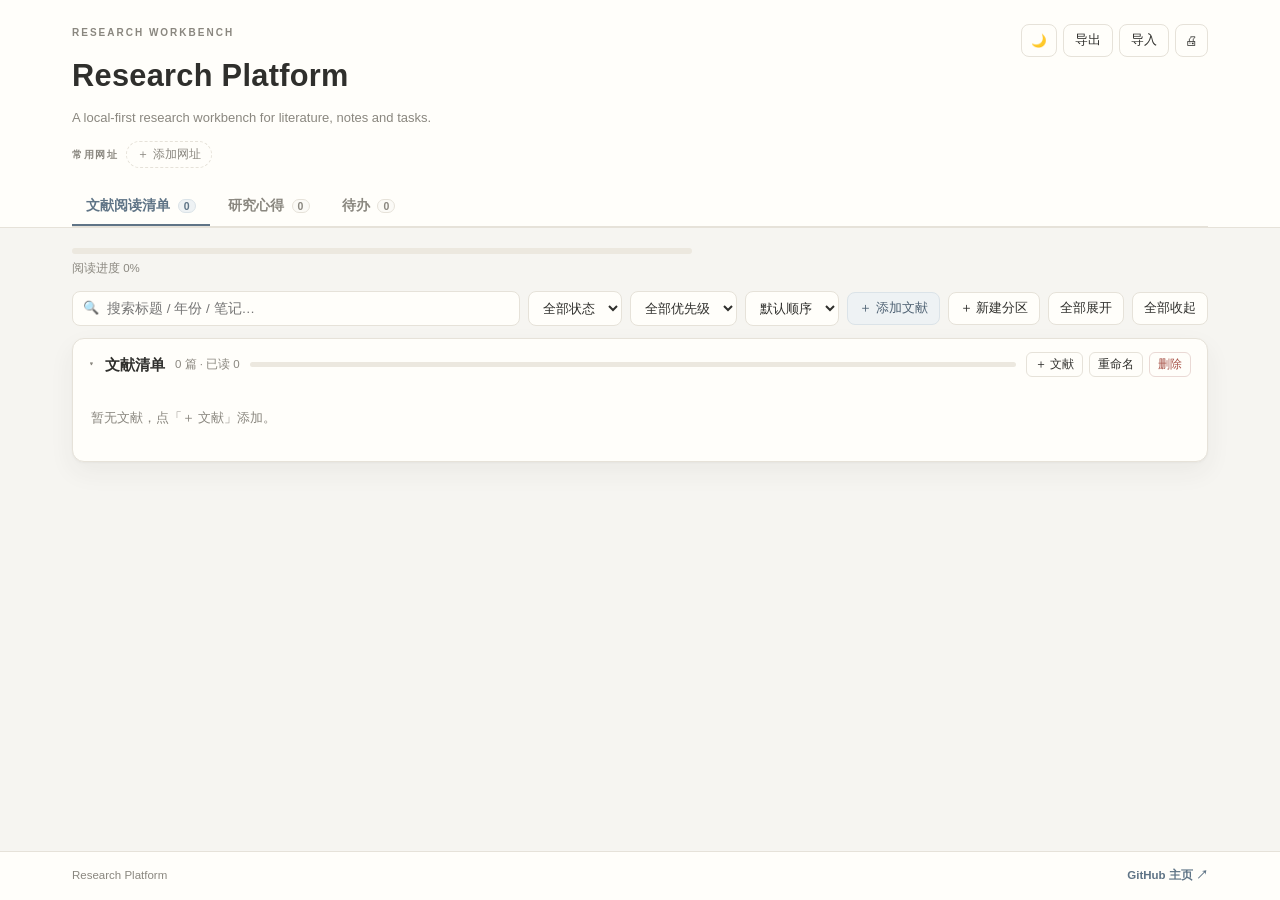
<file: index.html>
<!doctype html>
<html lang="zh-CN">
  <head>
    <meta charset="utf-8" />
    <meta name="viewport" content="width=device-width, initial-scale=1" />
    <title>Research Platform</title>
    <link rel="stylesheet" href="assets/style.css" />
  </head>
  <body data-tab="lit">
    <header class="hero">
      <div class="wrap">
        <div class="hero-top">
          <div>
            <div class="kicker">Research Workbench</div>
            <h1>Research Platform</h1>
            <p class="sub">
              A local-first research workbench for literature, notes and tasks.
            </p>
          </div>
          <div class="hero-actions">
            <button
              class="btn icon"
              id="theme"
              type="button"
              title="切换深色/浅色"
            >
              🌙
            </button>
            <button class="btn" id="export" type="button">导出</button>
            <button class="btn" id="import" type="button">导入</button>
            <button
              class="btn icon"
              id="print"
              type="button"
              title="打印当前模块"
            >
              🖨
            </button>
          </div>
        </div>

        <div class="bookmarks-row" id="bookmarks"></div>

        <nav class="tabs" id="tabs">
          <button class="tab active" type="button" data-tab="lit">
            文献阅读清单 <span class="tab-count" id="tab-lit-count">0</span>
          </button>
          <button class="tab" type="button" data-tab="memo">
            研究心得 <span class="tab-count" id="tab-memo-count">0</span>
          </button>
          <button class="tab" type="button" data-tab="todo">
            待办 <span class="tab-count" id="tab-todo-count">0</span>
          </button>
        </nav>
      </div>
    </header>

    <main class="wrap">
      <section class="module" id="module-lit">
        <div class="module-progress">
          <div class="progress"><div id="progress-bar"></div></div>
          <div class="progress-text" id="progress-text">阅读进度 0%</div>
        </div>
        <div class="module-toolbar">
          <div class="search">
            <span class="ico">🔍</span>
            <input
              id="search"
              type="search"
              placeholder="搜索标题 / 年份 / 笔记…"
            />
          </div>
          <select id="status" title="阅读状态">
            <option value="all">全部状态</option>
            <option value="unread">未读</option>
            <option value="read">已读</option>
            <option value="notes">有笔记</option>
          </select>
          <select id="priority" title="优先级">
            <option value="all">全部优先级</option>
            <option value="5">★★★★★</option>
            <option value="4">★★★★</option>
            <option value="3">★★★</option>
            <option value="2">★★</option>
            <option value="1">★</option>
          </select>
          <select id="sort" title="排序">
            <option value="default">默认顺序</option>
            <option value="priority">按优先级</option>
            <option value="year">按年份</option>
            <option value="title">按标题</option>
          </select>
          <button class="btn primary" id="add" type="button">
            ＋ 添加文献
          </button>
          <button class="btn" id="add-section" type="button">
            ＋ 新建分区
          </button>
          <button class="btn" id="expand" type="button">全部展开</button>
          <button class="btn" id="collapse" type="button">全部收起</button>
        </div>
        <div id="sections"></div>
      </section>

      <section class="module hidden" id="module-memo">
        <div class="module-toolbar">
          <div class="search">
            <span class="ico">🔍</span>
            <input
              id="memo-search"
              type="search"
              placeholder="搜索心得标题 / 正文 / 标签…"
            />
          </div>
          <select id="memo-filter" title="筛选心得">
            <option value="all">全部心得</option>
            <option value="pinned">仅看置顶</option>
          </select>
          <select id="memo-sort" title="心得排序">
            <option value="updated">按更新时间</option>
            <option value="created">按创建时间</option>
            <option value="title">按标题</option>
          </select>
          <button class="btn primary" id="add-memo" type="button">
            ＋ 新建心得
          </button>
        </div>
        <div class="memo-workspace">
          <aside class="memo-sidebar">
            <div class="memo-sidebar-head">
              <span>心得列表</span>
              <span id="memo-sidebar-count">0</span>
            </div>
            <div class="memo-list" id="memo-list"></div>
          </aside>
          <div class="memo-editor" id="memo-editor"></div>
        </div>
      </section>

      <section class="module hidden" id="module-todo">
        <div class="module-toolbar">
          <input
            class="todo-new"
            id="new-todo"
            type="text"
            placeholder="添加待办，回车即可…"
          />
          <select id="new-todo-priority" title="新增待办优先级">
            <option value="medium">中优先级</option>
            <option value="high">高优先级</option>
            <option value="low">低优先级</option>
          </select>
          <button class="btn primary" id="add-todo" type="button">
            ＋ 添加
          </button>
        </div>
        <div class="module-toolbar sub-toolbar">
          <div class="search">
            <span class="ico">🔍</span>
            <input
              id="todo-search"
              type="search"
              placeholder="搜索待办 / 标签 / 备注…"
            />
          </div>
          <select id="todo-filter" title="筛选待办">
            <option value="all">全部</option>
            <option value="active">未完成</option>
            <option value="done">已完成</option>
          </select>
          <select id="todo-sort" title="待办排序">
            <option value="priority">按优先级</option>
            <option value="due">按截止日期</option>
            <option value="created">按创建时间</option>
          </select>
          <button class="btn" id="clear-done" type="button">清除已完成</button>
          <span class="todo-summary" id="todo-summary"></span>
        </div>
        <div id="todo-list" class="todo-list"></div>
      </section>
    </main>

    <footer class="site-footer">
      <div class="wrap footer-inner">
        <span>Research Platform</span>
        <a
          href="https://github.com/luoul-123"
          target="_blank"
          rel="noopener"
          aria-label="GitHub 主页"
          >GitHub 主页 ↗</a
        >
      </div>
    </footer>

    <div class="modal hidden" id="entry-modal">
      <div class="dialog">
        <h2 id="entry-modal-title">添加文献</h2>
        <div class="form-grid">
          <label class="field full"
            >标题
            <input
              id="f-title"
              placeholder="如：MapMate — 自然语言驱动的地图设计"
          /></label>
          <label class="field"
            >年份 <input id="f-year" placeholder="2026"
          /></label>
          <label class="field"
            >分区
            <select id="f-section"></select>
          </label>
          <label class="field full"
            >链接 <input id="f-link" placeholder="https://doi.org/..."
          /></label>
          <div class="field full">
            <span>优先级</span>
            <div class="star-pick" id="f-stars" role="radiogroup">
              <button type="button" data-star="1" title="1 星">★</button>
              <button type="button" data-star="2" title="2 星">★</button>
              <button type="button" data-star="3" title="3 星">★</button>
              <button type="button" data-star="4" title="4 星">★</button>
              <button type="button" data-star="5" title="5 星">★</button>
            </div>
            <input type="hidden" id="f-priority" value="3" />
          </div>
          <label class="field full"
            >关注点 / 读什么
            <textarea
              id="f-readwhat"
              placeholder="读这篇时重点看什么？"
            ></textarea>
          </label>
          <label class="field full"
            >笔记
            <textarea
              id="f-notes"
              placeholder="也可以之后在独立笔记小窗里写长笔记"
            ></textarea>
          </label>
        </div>
        <div class="dialog-actions">
          <button class="btn" id="entry-cancel" type="button">取消</button>
          <button class="btn primary" id="entry-save" type="button">
            保存
          </button>
        </div>
      </div>
    </div>

    <div class="modal hidden" id="section-modal">
      <div class="dialog" style="max-width: 460px">
        <h2 id="section-modal-title">新建分区</h2>
        <label class="field"
          >分区名称
          <input id="f-section-name" placeholder="如：综述 / 方法 / 数据集"
        /></label>
        <div class="dialog-actions">
          <button class="btn" id="section-cancel" type="button">取消</button>
          <button class="btn primary" id="section-save" type="button">
            保存
          </button>
        </div>
      </div>
    </div>

    <div class="modal hidden" id="bookmark-modal">
      <div class="dialog" style="max-width: 480px">
        <h2 id="bookmark-modal-title">添加固定网址</h2>
        <label class="field"
          >名称
          <input id="bm-title" placeholder="如：Google Scholar / arXiv"
        /></label>
        <label class="field"
          >网址
          <input id="bm-url" placeholder="https://..." />
        </label>
        <div class="dialog-actions">
          <button class="btn" id="bm-cancel" type="button">取消</button>
          <button class="btn primary" id="bm-save" type="button">保存</button>
        </div>
      </div>
    </div>

    <input type="file" id="file" accept=".json,application/json" hidden />
    <div class="toast" id="toast"></div>

    <script>
      // 本地打开时自动加载 assets/private 下的本机数据；
      // 公开部署到 GitHub Pages 时不会请求该目录。
      // 其他用户本地没有 private 目录时，使用他们自己的 localStorage。
      if (
        location.protocol === "file:" ||
        /^(localhost|127\.0\.0\.1)$/.test(location.hostname)
      ) {
        document.write('<script src="assets/private/state.js"><\/script>');
        document.write('<script src="assets/private/data.js"><\/script>');
      }
    </script>
    <script src="assets/data.js"></script>
    <script src="assets/app.js"></script>
  </body>
</html>
</file>
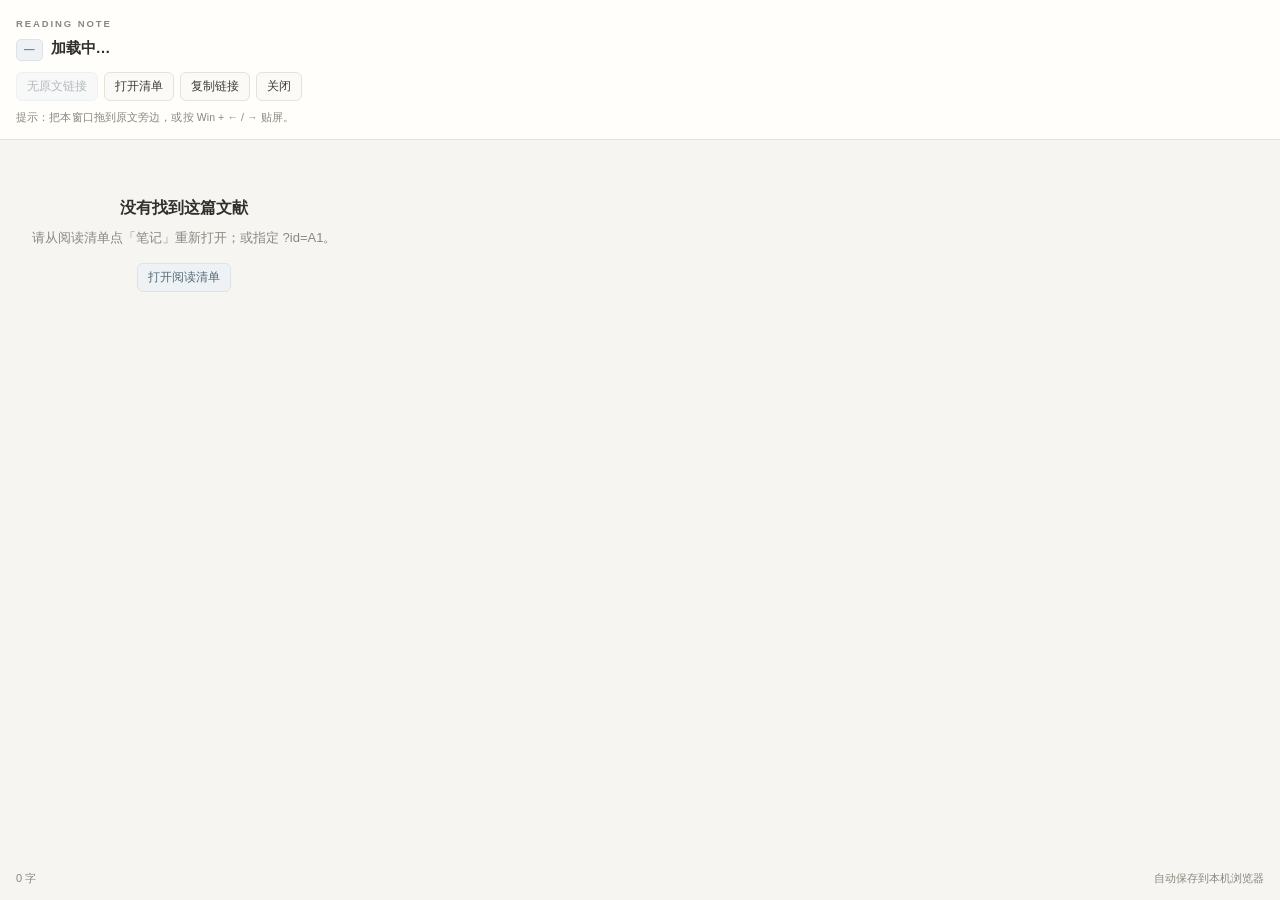
<file: notebook.html>
<!doctype html>
<html lang="zh-CN">
  <head>
    <meta charset="utf-8" />
    <meta name="viewport" content="width=device-width, initial-scale=1" />
    <title>阅读笔记</title>
    <link rel="stylesheet" href="assets/notebook.css" />
  </head>
  <body>
    <header class="nb-head">
      <div class="nb-kicker">READING NOTE</div>
      <div class="nb-title-row">
        <span class="nb-id" id="nb-id">—</span>
        <h1 id="nb-title">加载中…</h1>
      </div>
      <div class="nb-actions">
        <button class="btn primary" id="nb-open" type="button">打开原文 ↗</button>
        <button class="btn" id="nb-list" type="button">打开清单</button>
        <button class="btn" id="nb-copy" type="button">复制链接</button>
        <button class="btn" id="nb-close" type="button">关闭</button>
      </div>
      <div class="nb-hint">
        提示：把本窗口拖到原文旁边，或按 Win + ← / → 贴屏。
      </div>
    </header>
    <main class="nb-main">
      <textarea
        id="nb-notes"
        placeholder="在这里写长笔记…&#10;&#10;建议结构：&#10;1. 它做了什么&#10;2. 它没做什么（gap）&#10;3. 可引用点 / 页码&#10;4. 与我选题的关系"
      ></textarea>
    </main>
    <footer class="nb-foot">
      <span id="nb-count">0 字</span>
      <span id="nb-status">自动保存到本机浏览器</span>
    </footer>
    <script src="assets/data.js"></script>
    <script src="assets/notebook.js"></script>
  </body>
</html>
</file>
<file: assets/style.css>
:root {
  --bg: #f6f5f1;
  --panel: #fffefa;
  --panel2: #fbfaf6;
  --ink: #2f2f2c;
  --muted: #8a877f;
  --line: #e6e2d9;
  --accent: #5f7486;
  --accent-soft: #eef2f4;
  --accent-line: #dbe3e8;
  --gold: #c9a227;
  --gold-dim: #ddd6c8;
  --danger: #a8544a;
  --shadow: 0 1px 2px rgba(47, 47, 44, 0.04),
    0 10px 26px rgba(47, 47, 44, 0.06);
  --radius: 12px;
}
[data-theme="dark"] {
  --bg: #1d1d1b;
  --panel: #262624;
  --panel2: #2b2b28;
  --ink: #e9e7e2;
  --muted: #9c9890;
  --line: #3a3935;
  --accent: #9db2c2;
  --accent-soft: #2d3439;
  --accent-line: #3d474e;
  --gold: #d4b45a;
  --gold-dim: #4a463c;
  --danger: #d38b7f;
  --shadow: 0 1px 2px rgba(0, 0, 0, 0.25), 0 10px 26px rgba(0, 0, 0, 0.28);
}
* {
  box-sizing: border-box;
}
html {
  scroll-behavior: smooth;
}
body {
  margin: 0;
  min-height: 100vh;
  display: flex;
  flex-direction: column;
  background: var(--bg);
  color: var(--ink);
  font-family: "Segoe UI", "Microsoft YaHei", "PingFang SC", -apple-system,
    BlinkMacSystemFont, sans-serif;
  font-size: 15px;
  line-height: 1.7;
  -webkit-font-smoothing: antialiased;
}
.hero {
  flex: 0 0 auto;
}
a {
  color: var(--accent);
  text-decoration: none;
}
a:hover {
  text-decoration: underline;
}
button,
input,
select,
textarea {
  font-family: inherit;
}
.wrap {
  max-width: 1180px;
  margin: 0 auto;
  padding: 0 22px;
}
.hero {
  background: var(--panel);
  border-bottom: 1px solid var(--line);
  padding: 24px 0 0;
}
.hero-top {
  display: flex;
  align-items: flex-start;
  justify-content: space-between;
  gap: 16px;
  flex-wrap: wrap;
}
.kicker {
  font-size: 10px;
  letter-spacing: 0.2em;
  text-transform: uppercase;
  color: var(--muted);
  font-weight: 700;
}
.hero h1 {
  font-size: clamp(1.5rem, 2.4vw, 2rem);
  margin: 0.3em 0 0.15em;
  font-weight: 650;
  letter-spacing: 0.01em;
}
.hero .sub {
  margin: 0;
  color: var(--muted);
  font-size: 13px;
}
.hero-actions {
  display: flex;
  gap: 6px;
  flex-wrap: wrap;
}
.read-progress {
  margin-top: 14px;
  max-width: 620px;
}
.progress {
  height: 6px;
  background: #ece8df;
  border-radius: 99px;
  overflow: hidden;
}
[data-theme="dark"] .progress,
[data-theme="dark"] .sec-progress {
  background: #34332f;
}
#progress-bar {
  height: 100%;
  width: 0;
  background: var(--accent);
  transition: width 0.3s;
}
.progress-text {
  font-size: 11.5px;
  color: var(--muted);
  margin-top: 5px;
}
.tabs {
  display: flex;
  gap: 4px;
  margin-top: 20px;
  border-bottom: 1px solid var(--line);
  overflow-x: auto;
}
.tab {
  border: 0;
  background: transparent;
  border-bottom: 2px solid transparent;
  padding: 9px 14px;
  font-size: 13.5px;
  font-weight: 600;
  color: var(--muted);
  cursor: pointer;
  white-space: nowrap;
}
.tab:hover {
  color: var(--ink);
}
.tab.active {
  color: var(--accent);
  border-bottom-color: var(--accent);
}
.tab-count {
  display: inline-block;
  min-width: 18px;
  padding: 0 5px;
  margin-left: 4px;
  border-radius: 99px;
  background: var(--panel2);
  border: 1px solid var(--line);
  font-size: 10.5px;
  color: var(--muted);
  text-align: center;
}
.tab.active .tab-count {
  background: var(--accent-soft);
  border-color: var(--accent-line);
  color: var(--accent);
}
main.wrap {
  width: 100%;
  flex: 1 0 auto;
  padding-top: 18px;
  padding-bottom: 32px;
}
.module {
  padding-top: 2px;
}
.module.hidden {
  display: none;
}
.module-toolbar {
  display: flex;
  gap: 8px;
  align-items: center;
  flex-wrap: wrap;
  margin-bottom: 12px;
}
.sub-toolbar {
  border-top: 1px dashed var(--line);
  padding-top: 10px;
}
.search {
  position: relative;
  flex: 1 1 240px;
  min-width: 180px;
}
.search input {
  width: 100%;
  padding: 9px 12px 9px 34px;
  border: 1px solid var(--line);
  border-radius: 8px;
  background: var(--panel);
  color: var(--ink);
  font-size: 13.5px;
  outline: none;
}
.search input:focus {
  border-color: #c9d5de;
  box-shadow: 0 0 0 3px rgba(111, 131, 149, 0.12);
}
.search .ico {
  position: absolute;
  left: 11px;
  top: 50%;
  transform: translateY(-50%);
  color: var(--muted);
  font-size: 13px;
}
select {
  padding: 8px 10px;
  border: 1px solid var(--line);
  border-radius: 8px;
  background: var(--panel);
  color: var(--ink);
  font-size: 13px;
  outline: none;
  cursor: pointer;
}
.btn {
  border: 1px solid var(--line);
  background: var(--panel);
  color: var(--ink);
  border-radius: 8px;
  padding: 7px 11px;
  font-size: 12.5px;
  cursor: pointer;
  transition: background 0.15s, border-color 0.15s;
  white-space: nowrap;
}
.btn:hover {
  background: #f2f0ea;
  border-color: #dcd7cc;
}
[data-theme="dark"] .btn:hover {
  background: #333330;
}
.btn.primary {
  background: var(--accent-soft);
  border-color: var(--accent-line);
  color: #4f6273;
}
[data-theme="dark"] .btn.primary {
  color: #b9c9d6;
}
.btn.primary:hover {
  background: #e6edf1;
}
[data-theme="dark"] .btn.primary:hover {
  background: #343d43;
}
.btn.tiny {
  padding: 4px 8px;
  font-size: 11.5px;
  border-radius: 6px;
}
.btn.tiny.danger {
  color: var(--danger);
  border-color: #ead9d5;
}
.btn.tiny.danger:hover {
  background: #f7eeec;
}
[data-theme="dark"] .btn.tiny.danger:hover {
  background: #3a2b28;
}
.btn.icon {
  padding: 7px 9px;
}
details.section {
  background: var(--panel);
  border: 1px solid var(--line);
  border-radius: var(--radius);
  margin-bottom: 14px;
  box-shadow: var(--shadow);
  overflow: hidden;
}
details.section > summary {
  list-style: none;
  cursor: pointer;
  display: flex;
  align-items: center;
  gap: 10px;
  padding: 13px 16px;
  flex-wrap: wrap;
}
details.section > summary::-webkit-details-marker {
  display: none;
}
.chev {
  color: var(--muted);
  font-size: 11px;
  transition: transform 0.15s;
  flex: 0 0 auto;
}
details[open] .chev {
  transform: rotate(90deg);
}
.sec-title {
  font-weight: 650;
  font-size: 15px;
}
.sec-meta {
  font-size: 11.5px;
  color: var(--muted);
}
.sec-progress {
  flex: 1 1 120px;
  min-width: 80px;
  height: 5px;
  background: #ece8df;
  border-radius: 99px;
  overflow: hidden;
}
.sec-progress i {
  display: block;
  height: 100%;
  background: var(--accent);
  width: 0;
}
.sec-actions {
  display: flex;
  gap: 6px;
  margin-left: auto;
}
.cards {
  display: grid;
  grid-template-columns: repeat(auto-fill, minmax(360px, 1fr));
  gap: 12px;
  padding: 0 14px 14px;
}
.card {
  background: var(--panel2);
  border: 1px solid var(--line);
  border-radius: 10px;
  padding: 12px 14px;
  display: flex;
  flex-direction: column;
  transition: border-color 0.15s, box-shadow 0.15s;
}
.card:hover {
  border-color: #d8d2c6;
  box-shadow: 0 6px 18px rgba(47, 47, 44, 0.06);
}
[data-theme="dark"] .card:hover {
  border-color: #4a4842;
}
.card.is-read {
  opacity: 0.78;
}
.card-top {
  display: flex;
  align-items: center;
  gap: 8px;
  flex-wrap: wrap;
}
.entry-id {
  font-size: 10.5px;
  font-weight: 700;
  color: var(--accent);
  background: var(--accent-soft);
  border: 1px solid var(--accent-line);
  padding: 1px 6px;
  border-radius: 4px;
}
.stars {
  color: var(--gold);
  font-size: 12.5px;
  letter-spacing: 1px;
}
.stars .dim {
  color: var(--gold-dim);
}
.read-toggle {
  margin-left: auto;
  display: inline-flex;
  align-items: center;
  gap: 6px;
  font-size: 11.5px;
  color: var(--muted);
  cursor: pointer;
  user-select: none;
}
.read-toggle input {
  width: 15px;
  height: 15px;
  accent-color: var(--accent);
  cursor: pointer;
}
.card-title {
  font-size: 14.5px;
  line-height: 1.45;
  margin: 7px 0 5px;
  font-weight: 650;
  cursor: pointer;
  overflow-wrap: anywhere;
}
.card-title:hover {
  color: var(--accent);
}
.card-row {
  display: flex;
  gap: 8px;
  align-items: center;
  flex-wrap: wrap;
  margin-top: 7px;
}
.link {
  font-size: 11.5px;
  font-weight: 600;
}
.tag {
  font-size: 10.5px;
  color: var(--muted);
  border: 1px solid var(--line);
  border-radius: 99px;
  padding: 1px 6px;
  background: var(--panel);
}
.readwhat {
  margin-top: 8px;
  font-size: 12px;
  color: #5e5b54;
  background: var(--panel);
  border: 1px dashed var(--line);
  border-radius: 7px;
  padding: 6px 8px;
}
[data-theme="dark"] .readwhat {
  color: #b8b4ab;
}
.readwhat b {
  color: var(--accent);
  font-size: 10.5px;
  margin-right: 5px;
  font-weight: 700;
}
.note-preview {
  margin-top: 7px;
  font-size: 11.5px;
  color: var(--muted);
  border-left: 2px solid var(--gold-dim);
  padding: 3px 0 3px 8px;
  display: -webkit-box;
  -webkit-line-clamp: 2;
  -webkit-box-orient: vertical;
  overflow: hidden;
}
.card-actions {
  display: flex;
  gap: 6px;
  margin-top: 10px;
  flex-wrap: wrap;
}
.empty-sec {
  grid-column: 1 / -1;
  color: var(--muted);
  font-size: 12.5px;
  padding: 18px 4px;
}
.empty-all {
  text-align: center;
  color: var(--muted);
  padding: 60px 20px;
  border: 1px dashed var(--line);
  border-radius: var(--radius);
}
/* ---- research memos ---- */
.memo-list {
  display: grid;
  grid-template-columns: repeat(auto-fill, minmax(250px, 1fr));
  gap: 10px;
}
.memo {
  background: var(--panel);
  border: 1px solid var(--line);
  border-radius: 10px;
  box-shadow: var(--shadow);
}
.memo.collapsed {
  min-height: 48px;
}
.memo-open {
  width: 100%;
  text-align: left;
  background: transparent;
  border: 0;
  padding: 12px 14px;
  font-size: 13.5px;
  font-weight: 600;
  color: var(--ink);
  cursor: pointer;
  overflow: hidden;
  text-overflow: ellipsis;
  white-space: nowrap;
}
.memo-open:hover {
  color: var(--accent);
}
.memo.expanded {
  grid-column: 1 / -1;
  padding: 14px 16px;
}
.memo-exp-head {
  display: flex;
  align-items: center;
  gap: 8px;
}
.memo-title-input {
  flex: 1;
  border: 0;
  border-bottom: 1px solid transparent;
  background: transparent;
  font-size: 15px;
  font-weight: 650;
  color: var(--ink);
  outline: none;
  padding: 4px 2px;
  font-family: inherit;
}
.memo-title-input:focus {
  border-bottom-color: var(--accent-line);
}
.memo-pin,
.memo-x {
  border: 0;
  background: transparent;
  cursor: pointer;
  padding: 2px 6px;
  line-height: 1;
}
.memo-pin {
  font-size: 16px;
  color: var(--gold-dim);
}
.memo-pin.on {
  color: var(--gold);
}
.memo-x {
  font-size: 18px;
  color: var(--muted);
}
.memo-x:hover {
  color: var(--ink);
}
.memo-tags-row {
  margin-top: 6px;
}
.memo-tags {
  width: 100%;
  border: 1px solid var(--line);
  border-radius: 6px;
  padding: 5px 8px;
  font-size: 11.5px;
  background: var(--panel2);
  color: var(--ink);
  outline: none;
  font-family: inherit;
}
.memo-body {
  width: 100%;
  min-height: 160px;
  resize: vertical;
  border: 1px solid var(--line);
  border-radius: 8px;
  padding: 10px 12px;
  font-size: 13.5px;
  line-height: 1.85;
  background: var(--panel2);
  color: var(--ink);
  outline: none;
  font-family: inherit;
  margin-top: 8px;
}
.memo-body:focus,
.memo-tags:focus {
  border-color: #c9d5de;
  box-shadow: 0 0 0 3px rgba(111, 131, 149, 0.12);
}
.memo-foot {
  display: flex;
  justify-content: space-between;
  align-items: center;
  gap: 10px;
  margin-top: 8px;
  font-size: 11px;
  color: var(--muted);
  flex-wrap: wrap;
}
.memo-empty {
  grid-column: 1 / -1;
  color: var(--muted);
  font-size: 12.5px;
  padding: 18px 2px;
}
/* ---- todos ---- */
.todo-new {
  flex: 1 1 280px;
  min-width: 200px;
  padding: 9px 12px;
  border: 1px solid var(--line);
  border-radius: 8px;
  background: var(--panel);
  color: var(--ink);
  font-size: 13.5px;
  outline: none;
}
.todo-new:focus {
  border-color: #c9d5de;
  box-shadow: 0 0 0 3px rgba(111, 131, 149, 0.12);
}
.todo-summary {
  margin-left: auto;
  font-size: 11.5px;
  color: var(--muted);
}
.todo-list {
  display: flex;
  flex-direction: column;
  gap: 8px;
}
.todo {
  display: flex;
  align-items: flex-start;
  gap: 10px;
  background: var(--panel);
  border: 1px solid var(--line);
  border-radius: 10px;
  box-shadow: var(--shadow);
  padding: 10px 12px;
}
.todo.done {
  opacity: 0.62;
}
.todo-check {
  margin-top: 3px;
}
.todo-check input {
  width: 17px;
  height: 17px;
  accent-color: var(--accent);
  cursor: pointer;
}
.todo-main {
  flex: 1;
  min-width: 0;
}
.todo-title {
  width: 100%;
  border: 0;
  background: transparent;
  font-size: 14px;
  font-weight: 600;
  color: var(--ink);
  outline: none;
  padding: 2px 0;
  font-family: inherit;
}
.todo.done .todo-title {
  text-decoration: line-through;
  color: var(--muted);
}
.todo-meta {
  display: flex;
  gap: 8px;
  align-items: center;
  flex-wrap: wrap;
  margin-top: 6px;
}
.todo-priority {
  border: 1px solid var(--line);
  border-radius: 5px;
  font-size: 11px;
  padding: 2px 6px;
  background: var(--panel2);
  color: var(--ink);
  outline: none;
}
.todo-priority.p-high {
  color: var(--danger);
  border-color: #ead9d5;
}
.todo-priority.p-medium {
  color: #9a7b1e;
  border-color: #e8ddc0;
}
.todo-priority.p-low {
  color: var(--muted);
}
.todo-due {
  border: 1px solid var(--line);
  border-radius: 5px;
  font-size: 11px;
  padding: 2px 6px;
  background: var(--panel2);
  color: var(--ink);
}
.todo-due.overdue {
  color: var(--danger);
  border-color: #ead9d5;
}
.todo-tags {
  flex: 1 1 120px;
  min-width: 100px;
  border: 1px solid var(--line);
  border-radius: 5px;
  font-size: 11px;
  padding: 3px 6px;
  background: var(--panel2);
  color: var(--ink);
  outline: none;
}
.todo-details {
  margin-top: 6px;
}
.todo-details summary {
  cursor: pointer;
  font-size: 11px;
  color: var(--muted);
}
.todo-details textarea {
  width: 100%;
  min-height: 60px;
  margin-top: 5px;
  border: 1px solid var(--line);
  border-radius: 6px;
  padding: 6px 8px;
  font-size: 12px;
  background: var(--panel2);
  color: var(--ink);
  outline: none;
  resize: vertical;
  font-family: inherit;
}
.todo-del {
  border: 0;
  background: transparent;
  color: var(--muted);
  font-size: 17px;
  line-height: 1;
  cursor: pointer;
  padding: 2px 4px;
}
.todo-del:hover {
  color: var(--danger);
}
.todo-empty {
  color: var(--muted);
  font-size: 12.5px;
  padding: 40px 20px;
  text-align: center;
  border: 1px dashed var(--line);
  border-radius: var(--radius);
}
/* ---- modals / forms ---- */
.modal {
  position: fixed;
  inset: 0;
  z-index: 100;
  background: rgba(47, 47, 44, 0.42);
  display: flex;
  align-items: center;
  justify-content: center;
  padding: 20px;
}
.modal.hidden {
  display: none;
}
.dialog {
  width: min(680px, 100%);
  max-height: 90vh;
  overflow: auto;
  background: var(--panel);
  border: 1px solid var(--line);
  border-radius: 14px;
  box-shadow: 0 30px 80px rgba(0, 0, 0, 0.18);
  padding: 20px 22px;
}
.dialog h2 {
  font-size: 16px;
  margin: 0 0 14px;
  font-weight: 650;
}
.form-grid {
  display: grid;
  grid-template-columns: 1fr 1fr;
  gap: 11px;
}
.field {
  display: flex;
  flex-direction: column;
  gap: 5px;
  font-size: 11.5px;
  color: var(--muted);
}
.field.full {
  grid-column: 1 / -1;
}
.field input,
.field select,
.field textarea {
  border: 1px solid var(--line);
  border-radius: 8px;
  padding: 8px 10px;
  font-size: 13px;
  background: var(--panel2);
  color: var(--ink);
  outline: none;
  font-family: inherit;
}
.field textarea {
  min-height: 72px;
  resize: vertical;
}
.field input:focus,
.field select:focus,
.field textarea:focus {
  border-color: #c9d5de;
  box-shadow: 0 0 0 3px rgba(111, 131, 149, 0.12);
}
.star-pick {
  display: flex;
  gap: 2px;
}
.star-pick button {
  border: 0;
  background: transparent;
  font-size: 22px;
  line-height: 1;
  color: #ddd6c8;
  cursor: pointer;
  padding: 0 2px;
}
[data-theme="dark"] .star-pick button {
  color: #4a463c;
}
.star-pick button.on {
  color: var(--gold);
}
.dialog-actions {
  display: flex;
  justify-content: flex-end;
  gap: 8px;
  margin-top: 16px;
}
.toast {
  position: fixed;
  left: 50%;
  bottom: 24px;
  transform: translateX(-50%) translateY(12px);
  opacity: 0;
  background: var(--ink);
  color: var(--panel);
  padding: 8px 14px;
  border-radius: 8px;
  font-size: 12.5px;
  z-index: 200;
  transition: opacity 0.25s, transform 0.25s;
  pointer-events: none;
}
.toast.show {
  opacity: 1;
  transform: translateX(-50%) translateY(0);
}
@media (max-width: 720px) {
  .hero {
    padding: 20px 0 0;
  }
  .cards,
  .memo-list {
    grid-template-columns: 1fr;
  }
  .form-grid {
    grid-template-columns: 1fr;
  }
  .toolbar-inner,
  .wrap {
    padding-left: 14px;
    padding-right: 14px;
  }
  .sec-actions {
    width: 100%;
    margin-left: 0;
  }
  .todo-summary {
    margin-left: 0;
    width: 100%;
  }
}
/* ---- literature progress inside module ---- */
.module-progress {
  max-width: 620px;
  margin: 0 0 12px;
}

/* ---- memo workspace: editor + sidebar list ---- */
.memo-workspace {
  display: flex;
  align-items: stretch;
  gap: 14px;
  min-height: 60vh;
}
.memo-editor {
  flex: 1;
  min-width: 0;
  display: flex;
  flex-direction: column;
  min-height: 520px;
  background: var(--panel);
  border: 1px solid var(--line);
  border-radius: var(--radius);
  box-shadow: var(--shadow);
  padding: 16px;
}
.memo-editor-empty {
  flex: 1;
  display: flex;
  align-items: center;
  justify-content: center;
  text-align: center;
  padding: 30px;
  color: var(--muted);
  font-size: 13px;
}
.memo-editor-head {
  display: flex;
  align-items: center;
  gap: 8px;
}
.memo-editor .memo-title-input {
  font-size: 16px;
}
.memo-editor .memo-body {
  flex: 1;
  min-height: 320px;
}
.memo-sidebar {
  flex: 0 0 300px;
  display: flex;
  flex-direction: column;
  overflow: hidden;
  max-height: 72vh;
  background: var(--panel);
  border: 1px solid var(--line);
  border-radius: var(--radius);
  box-shadow: var(--shadow);
}
.memo-sidebar-head {
  display: flex;
  justify-content: space-between;
  align-items: center;
  padding: 10px 12px;
  border-bottom: 1px solid var(--line);
  font-size: 11.5px;
  color: var(--muted);
}
.memo-sidebar .memo-list {
  flex: 1;
  display: flex;
  flex-direction: column;
  gap: 4px;
  padding: 6px;
  overflow-y: auto;
}
.memo-item {
  display: block;
  width: 100%;
  text-align: left;
  border: 1px solid transparent;
  background: transparent;
  border-radius: 7px;
  padding: 8px 10px;
  cursor: pointer;
}
.memo-item:hover {
  background: var(--panel2);
}
.memo-item.active {
  background: var(--accent-soft);
  border-color: var(--accent-line);
}
.memo-item-title {
  display: block;
  font-size: 12.5px;
  font-weight: 600;
  color: var(--ink);
  overflow: hidden;
  text-overflow: ellipsis;
  white-space: nowrap;
}
.memo-item-meta {
  display: block;
  margin-top: 2px;
  font-size: 10px;
  color: var(--muted);
  overflow: hidden;
  text-overflow: ellipsis;
  white-space: nowrap;
}
.memo-sidebar .memo-empty {
  padding: 16px 10px;
  font-size: 11.5px;
}
@media (max-width: 900px) {
  .memo-workspace {
    flex-direction: column;
  }
  .memo-sidebar {
    flex: 0 0 auto;
    max-height: 40vh;
  }
  .memo-editor {
    min-height: 420px;
  }
}
/* ---- memo workspace: fill viewport, list left / editor right ---- */
.memo-workspace {
  height: calc(100vh - 390px);
  min-height: 520px;
}
.memo-sidebar {
  height: 100%;
  max-height: none;
}
.memo-editor {
  height: 100%;
  min-height: 0;
}
.memo-editor .memo-body {
  min-height: 0;
}
@media (max-width: 900px) {
  .memo-workspace {
    height: auto;
    min-height: 0;
  }
  .memo-sidebar {
    height: auto;
    max-height: 40vh;
  }
  .memo-editor {
    height: auto;
    min-height: 420px;
  }
  .memo-editor .memo-body {
    min-height: 220px;
  }
}
/* ---- fixed bookmarks ---- */
.bookmarks-row {
  display: flex;
  gap: 8px;
  align-items: center;
  flex-wrap: wrap;
  margin-top: 12px;
}
.bookmark-label {
  font-size: 10px;
  letter-spacing: 0.16em;
  text-transform: uppercase;
  color: var(--muted);
  font-weight: 700;
}
.bookmark-chip {
  display: inline-flex;
  align-items: center;
  gap: 6px;
  max-width: 260px;
  padding: 4px 10px;
  font-size: 12px;
  background: var(--panel2);
  border: 1px solid var(--line);
  border-radius: 999px;
}
.bookmark-chip a {
  color: var(--ink);
  text-decoration: none;
  overflow: hidden;
  text-overflow: ellipsis;
  white-space: nowrap;
}
.bookmark-chip a:hover {
  color: var(--accent);
  text-decoration: none;
}
.bookmark-del {
  border: 0;
  background: transparent;
  color: var(--muted);
  cursor: pointer;
  font-size: 13px;
  line-height: 1;
  padding: 0 0 0 2px;
}
.bookmark-del:hover {
  color: var(--danger);
}
.bookmark-add {
  border: 1px dashed var(--line);
  background: transparent;
  color: var(--muted);
  border-radius: 999px;
  padding: 4px 10px;
  font-size: 12px;
  cursor: pointer;
  font-family: inherit;
}
.bookmark-add:hover {
  color: var(--accent);
  border-color: var(--accent-line);
  background: var(--panel2);
}
/* ---- site footer ---- */
.site-footer {
  flex: 0 0 auto;
  margin-top: auto;
  background: var(--panel);
  border-top: 1px solid var(--line);
}
.footer-inner {
  display: flex;
  align-items: center;
  justify-content: space-between;
  gap: 12px;
  padding-top: 14px;
  padding-bottom: 14px;
  font-size: 11.5px;
  color: var(--muted);
}
.site-footer a {
  color: var(--accent);
  font-weight: 600;
}
.site-footer a:hover {
  text-decoration: underline;
}
@media print {
  .bookmarks-row {
    display: none !important;
  }
}
@media print {
  .hero-actions,
  .tabs,
  .site-footer,
  .module-toolbar,
  .card-actions,
  .sec-actions,
  .modal,
  .toast,
  .memo-x,
  .memo-pin,
  .memo-foot,
  .todo-del,
  .todo-meta {
    display: none !important;
  }
  body {
    background: #fff;
  }
  .module {
    display: none !important;
  }
  body[data-tab="lit"] #module-lit,
  body[data-tab="memo"] #module-memo,
  body[data-tab="todo"] #module-todo {
    display: block !important;
  }
  details.section,
  .memo,
  .todo {
    box-shadow: none;
    break-inside: avoid;
  }
  .cards {
    grid-template-columns: 1fr 1fr;
  }
}
</file>
<file: assets/notebook.css>
:root {
  --bg: #f6f5f1;
  --panel: #fffefa;
  --ink: #2f2f2c;
  --muted: #8a877f;
  --line: #e6e2d9;
  --accent: #6f8395;
  --accent-soft: #eef2f4;
  --accent-line: #dbe3e8;
  --shadow: 0 10px 26px rgba(47, 47, 44, 0.06);
}
* {
  box-sizing: border-box;
}
html,
body {
  height: 100%;
}
body {
  margin: 0;
  display: flex;
  flex-direction: column;
  background: var(--bg);
  color: var(--ink);
  font-family: "Segoe UI", "Microsoft YaHei", "PingFang SC", -apple-system,
    BlinkMacSystemFont, sans-serif;
  font-size: 15px;
  line-height: 1.7;
  -webkit-font-smoothing: antialiased;
}
.nb-head {
  background: var(--panel);
  color: var(--ink);
  padding: 16px 16px 12px;
  border-bottom: 1px solid var(--line);
}
.nb-kicker {
  font-size: 9.5px;
  letter-spacing: 0.2em;
  text-transform: uppercase;
  color: var(--muted);
  font-weight: 700;
}
.nb-title-row {
  display: flex;
  gap: 8px;
  align-items: baseline;
  margin-top: 5px;
}
.nb-id {
  font-size: 10.5px;
  font-weight: 700;
  color: var(--accent);
  background: var(--accent-soft);
  border: 1px solid var(--accent-line);
  padding: 1px 7px;
  border-radius: 5px;
  flex: 0 0 auto;
}
.nb-head h1 {
  font-size: 15px;
  line-height: 1.45;
  margin: 0;
  font-weight: 650;
  color: var(--ink);
  overflow-wrap: anywhere;
}
.nb-actions {
  display: flex;
  gap: 6px;
  flex-wrap: wrap;
  margin-top: 11px;
}
.btn {
  border: 1px solid var(--line);
  background: #fbfaf7;
  color: #3d3c38;
  border-radius: 6px;
  padding: 5px 10px;
  font-size: 12px;
  cursor: pointer;
  font-family: inherit;
  transition: background 0.15s, border-color 0.15s;
}
.btn:hover {
  background: #f3f1ec;
  border-color: #dcd7cc;
}
.btn.primary {
  background: var(--accent-soft);
  border-color: var(--accent-line);
  color: #566a7a;
}
.btn.primary:hover {
  background: #e6edf1;
}
.btn:disabled {
  opacity: 0.45;
  cursor: default;
}
.nb-hint {
  font-size: 10.5px;
  color: var(--muted);
  margin-top: 8px;
  letter-spacing: 0.01em;
}
.nb-main {
  flex: 1;
  display: flex;
  min-height: 0;
  padding: 12px;
  background: var(--bg);
}
#nb-notes {
  flex: 1;
  width: 100%;
  border: 1px solid var(--line);
  border-radius: 8px;
  padding: 16px 17px;
  font-size: 14.5px;
  line-height: 1.9;
  resize: none;
  outline: none;
  background: var(--panel);
  color: var(--ink);
  font-family: inherit;
  box-shadow: var(--shadow);
  transition: border-color 0.15s, box-shadow 0.15s;
}
#nb-notes::placeholder {
  color: #b6b1a6;
}
#nb-notes:focus {
  border-color: #c9d5de;
  box-shadow: 0 0 0 3px rgba(111, 131, 149, 0.12), var(--shadow);
}
#nb-notes::-webkit-scrollbar {
  width: 10px;
}
#nb-notes::-webkit-scrollbar-thumb {
  background: #e1ddd3;
  border-radius: 8px;
  border: 3px solid var(--panel);
}
.nb-foot {
  display: flex;
  justify-content: space-between;
  gap: 10px;
  padding: 6px 16px 12px;
  font-size: 11px;
  color: var(--muted);
  background: var(--bg);
}
.nb-empty {
  padding: 42px 20px;
  text-align: center;
  color: var(--muted);
}
.nb-empty h2 {
  font-size: 16px;
  margin: 0 0 6px;
  color: var(--ink);
  font-weight: 650;
}
.nb-empty p {
  margin: 0 0 14px;
  font-size: 13px;
}
@media (prefers-color-scheme: dark) {
  :root {
    --bg: #1d1d1b;
    --panel: #262624;
    --ink: #e9e7e2;
    --muted: #9c9890;
    --line: #3a3935;
    --accent: #9db2c2;
    --accent-soft: #2d3439;
    --accent-line: #3d474e;
    --shadow: 0 10px 26px rgba(0, 0, 0, 0.28);
  }
  .btn {
    background: #2b2b28;
    color: #e9e7e2;
  }
  .btn:hover {
    background: #333330;
    border-color: #45443f;
  }
  .btn.primary {
    background: #2d3439;
    border-color: #3d474e;
    color: #b9c9d6;
  }
  .btn.primary:hover {
    background: #343d43;
  }
  #nb-notes::placeholder {
    color: #6f6c64;
  }
  #nb-notes::-webkit-scrollbar-thumb {
    background: #3a3935;
    border-color: var(--panel);
  }
}
</file>
